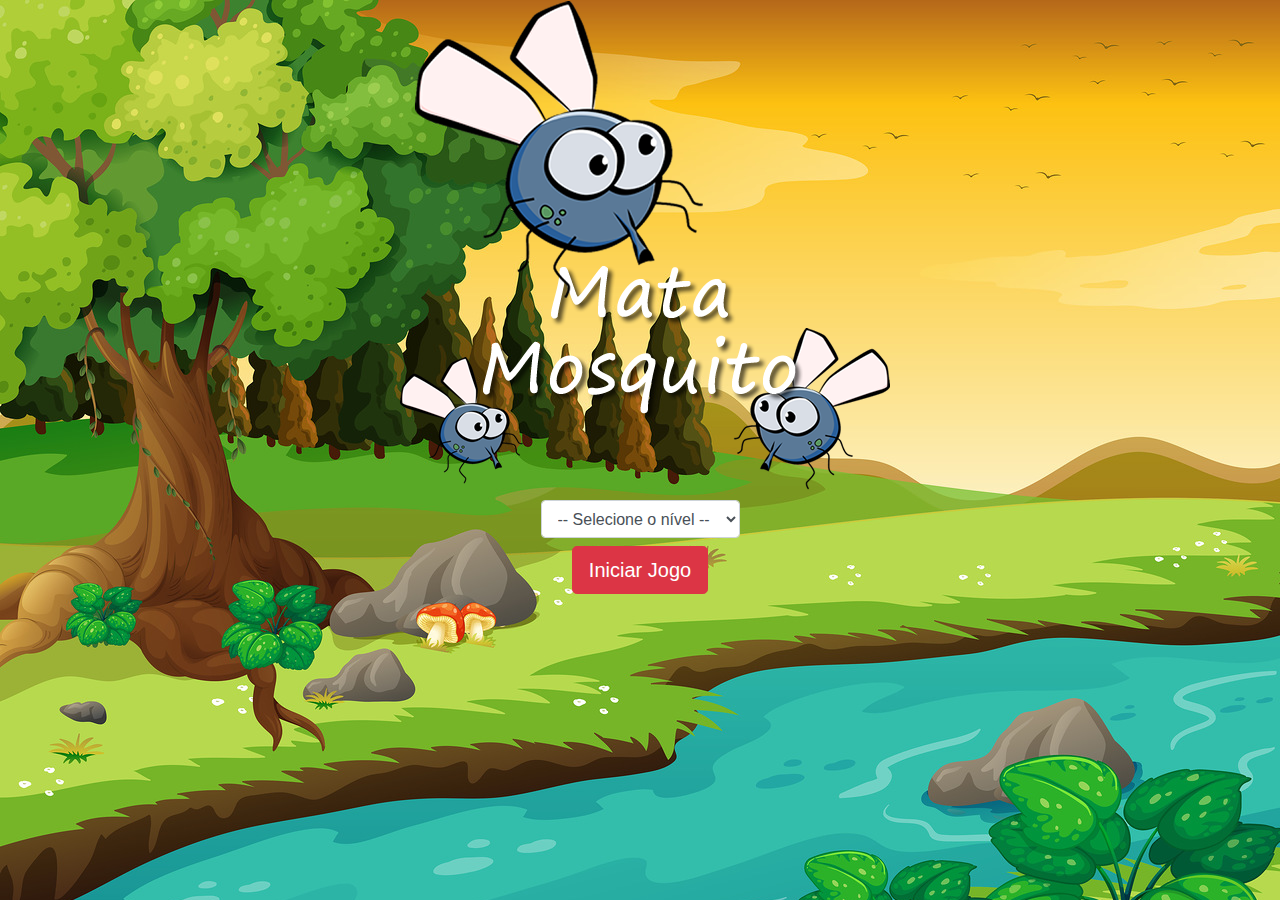
<file: index.html>
<!DOCTYPE html>
<html lang="en">

<head>
    <meta charset="UTF-8">
    <meta http-equiv="X-UA-Compatible" content="IE=edge">
    <meta name="viewport" content="width=device-width, initial-scale=1.0">
    <!-- Boostrap 4 -->
    <link rel="stylesheet" href="https://cdn.jsdelivr.net/npm/bootstrap@4.0.0/dist/css/bootstrap.min.css"
        integrity="sha384-Gn5384xqQ1aoWXA+058RXPxPg6fy4IWvTNh0E263XmFcJlSAwiGgFAW/dAiS6JXm" crossorigin="anonymous">
    <!-- CSS -->
    <link rel="stylesheet" href="css/style.css">
    <link rel="shortcut icon" href="imagens/mosquito.png">

    <script>
        function iniciarJogo() {

            let nivel = document.getElementById('nivel').value

            if(nivel === '') {
                alert('Selecione  um nível para iniciar o jogo')
                return false
            }

            window.location.href = "app.html?" + nivel
            
        }
    </script>

</head>

<body>

    <div class="container">
        <div class="row">
            <div class="col">
                <div class="d-flex justify-content-center">
                    <img src="imagens/game.png" />
                </div>
            </div>
        </div>

        <div class="row">
            <div class="col">
                <div class="d-flex justify-content-center">
                    <div class="mb-2">
                        <select class="form-control" id="nivel">
                            <option value="">-- Selecione o nível --</option>
                            <option value="normal">Normal</option>
                            <option value="dificil">Difícil</option>
                            <option value="hard">Hard</option>
                        </select>
                    </div>
                </div>
            </div>
        </div>

        <div class="row">
            <div class="col">
                <div class="d-flex justify-content-center">
                    <button type="button" class="btn btn-danger btn-lg" onclick="iniciarJogo()">Iniciar Jogo</button>
                </div>
            </div>
        </div>

</body>

</html>
</file>
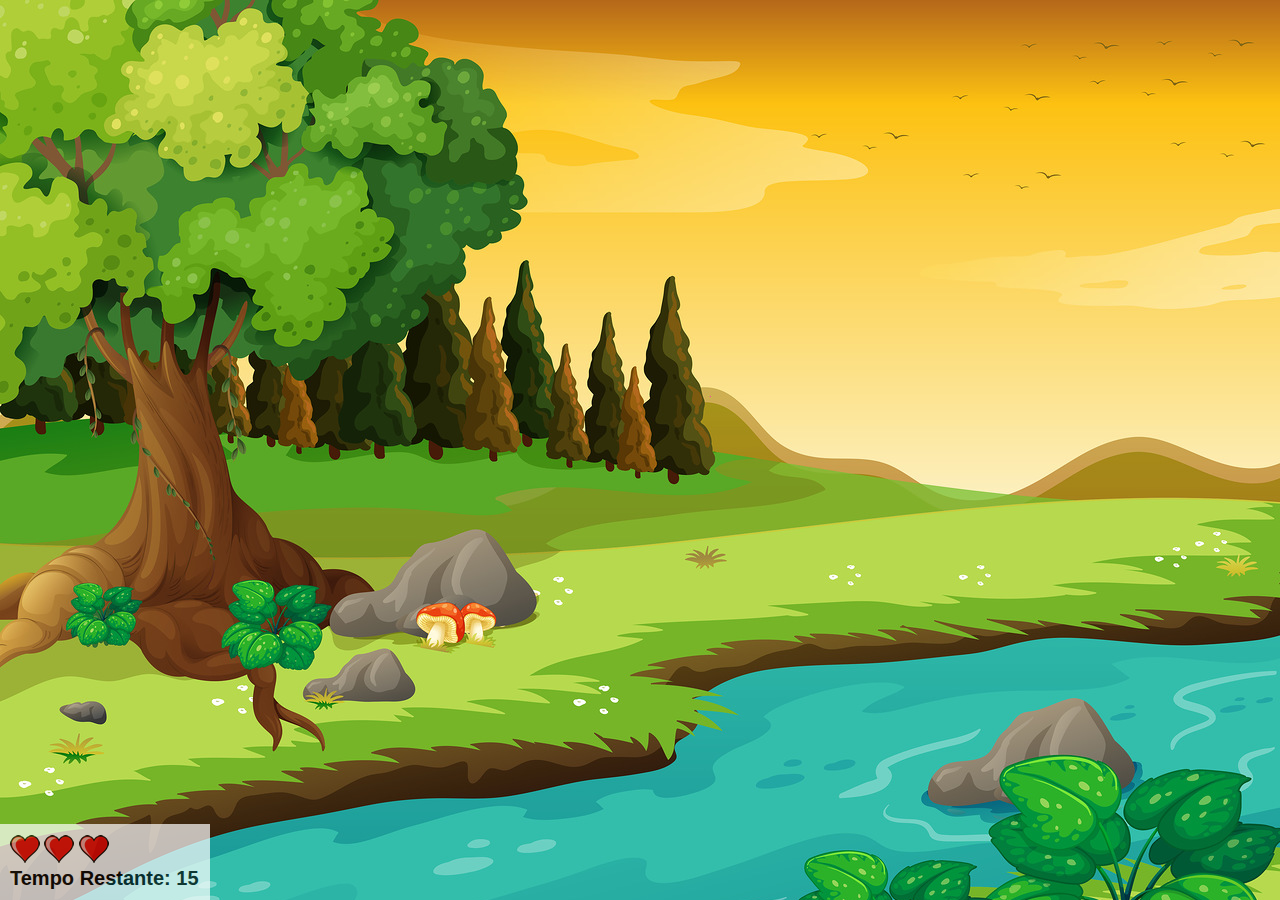
<file: app.html>
<!DOCTYPE html>
<html lang="en">
<head>
    <meta charset="UTF-8">
    <meta http-equiv="X-UA-Compatible" content="IE=edge">
    <meta name="viewport" content="width=device-width, initial-scale=1.0">
    <title>Game Mata Mosquito</title>
    <link rel="shortcut icon" href="imagens/mosquito.png">
    <link rel="stylesheet" href="css/style.css">
    <script src="js/jogo.js"></script>
</head>
<body onresize="ajustaTamanhoPalcoJogo()">
    
    <div class="painel">
        <div class="vidas">
            <img id="v1" src="imagens/coracao_cheio.png" alt="coracao_vazio">
            <img id="v2" src="imagens/coracao_cheio.png" alt="coracao_cheio">
            <img id="v3" src="imagens/coracao_cheio.png" alt="coracao_cheio">
        </div>

        <div class="cronometro"> Tempo Restante: <span id="cronometro"></span></div>
    </div>

    <script> 
        document.getElementById('cronometro').innerHTML = tempo        

        let criaMosquito = setInterval(function() {
            posicaoRandomica()
        }, criaMosquitoTempo)

    </script>
</body>
</html>
</file>
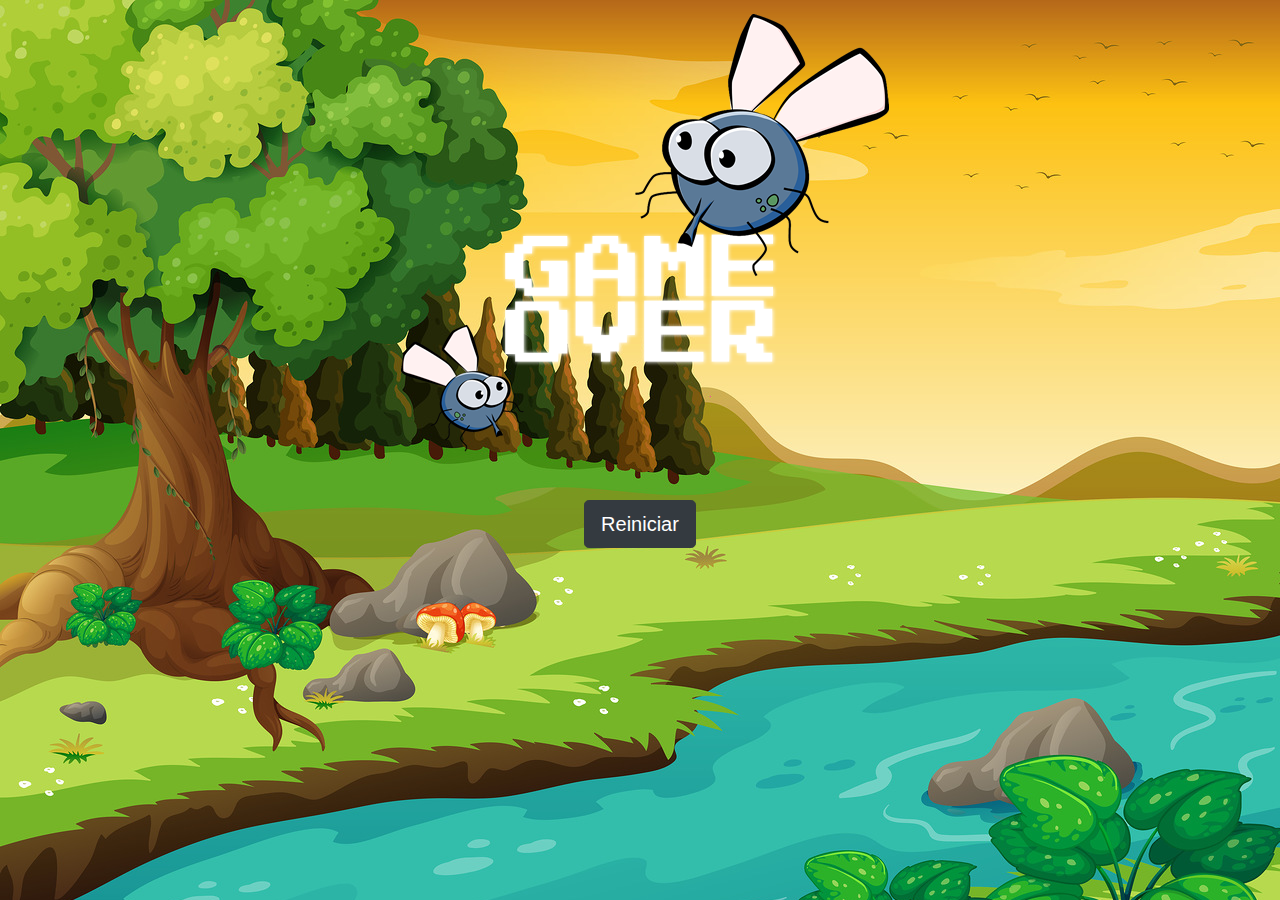
<file: fim_de_jogo.html>
<!DOCTYPE html>
<html lang="en">
<head>
    <meta charset="UTF-8">
    <meta http-equiv="X-UA-Compatible" content="IE=edge">
    <meta name="viewport" content="width=device-width, initial-scale=1.0">
    <!-- Boostrap 4 -->
    <link rel="stylesheet" href="https://cdn.jsdelivr.net/npm/bootstrap@4.0.0/dist/css/bootstrap.min.css"
        integrity="sha384-Gn5384xqQ1aoWXA+058RXPxPg6fy4IWvTNh0E263XmFcJlSAwiGgFAW/dAiS6JXm" crossorigin="anonymous">
    <!-- CSS -->
    <link rel="stylesheet" href="css/style.css">
    <link rel="shortcut icon" href="imagens/mosquito.png">
    <title>Fim de Jogo Mosquito</title>
    
</head>
<body>
    
    <div class="container">
        <div class="row">
            <div class="col">
                <div class="d-flex justify-content-center">
                    <img src="imagens/game_over.png" />
                </div>
            </div>
        </div>

        <div class="row">
            <div class="col">
                <div class="d-flex justify-content-center">
                    <button type="button" class="btn btn-dark btn-lg" onclick="window.location.href = 'index.html' ">Reiniciar</button>
                </div>
            </div>
        </div>

</body>
</html>
</file>
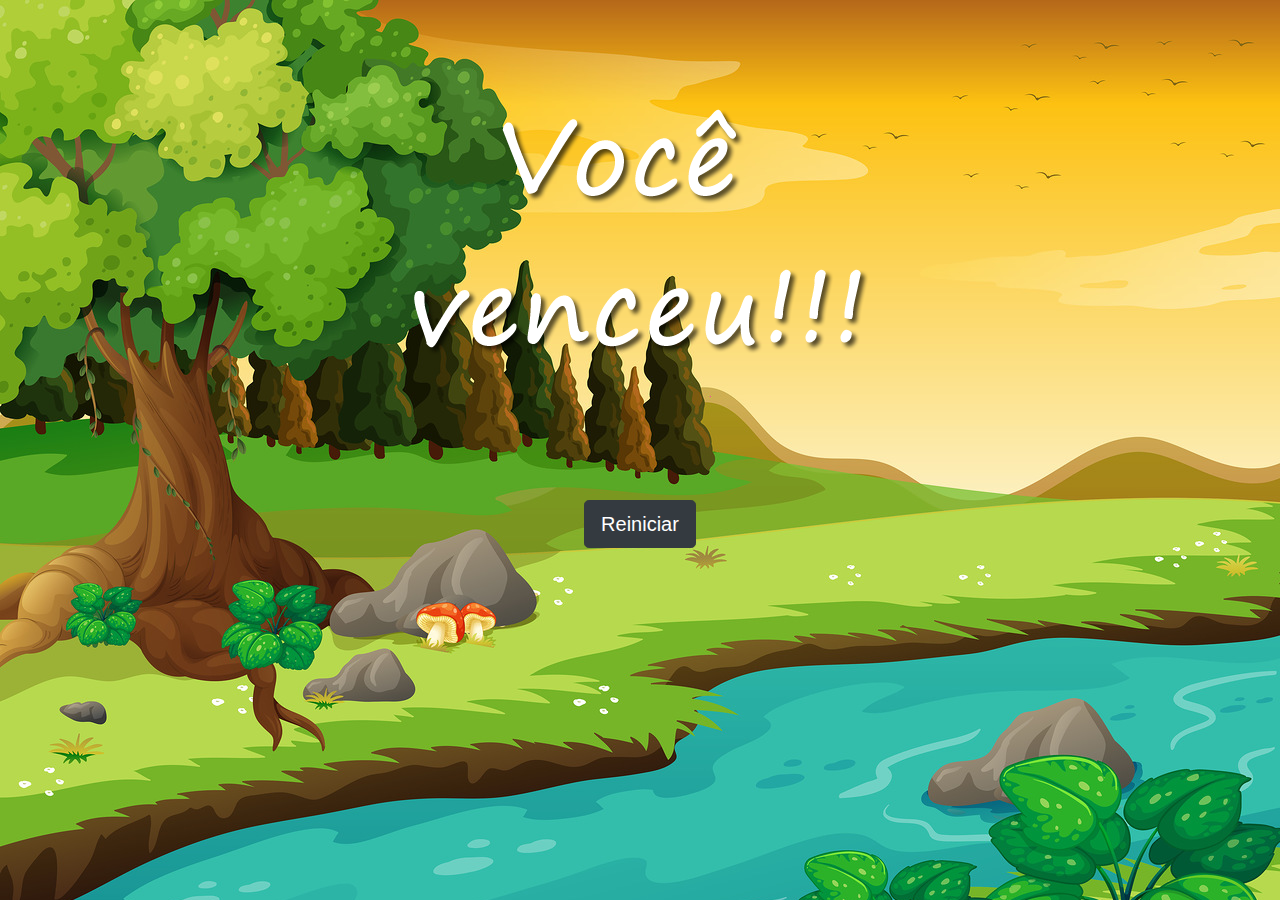
<file: vitoria.html>
<!DOCTYPE html>
<html lang="en">

<head>
    <meta charset="UTF-8">
    <meta http-equiv="X-UA-Compatible" content="IE=edge">
    <meta name="viewport" content="width=device-width, initial-scale=1.0">
    <!-- Boostrap 4 -->
    <link rel="stylesheet" href="https://cdn.jsdelivr.net/npm/bootstrap@4.0.0/dist/css/bootstrap.min.css"
        integrity="sha384-Gn5384xqQ1aoWXA+058RXPxPg6fy4IWvTNh0E263XmFcJlSAwiGgFAW/dAiS6JXm" crossorigin="anonymous">
    <!-- CSS -->
    <link rel="stylesheet" href="css/style.css">
    <link rel="shortcut icon" href="imagens/mosquito.png">
    <title>Fim de Jogo Mosquito</title>

</head>

<body>

    <div class="container">
        <div class="row">
            <div class="col">
                <div class="d-flex justify-content-center">
                    <img src="imagens/vitoria.png" />
                </div>
            </div>
        </div>

        <div class="row">
            <div class="col">
                <div class="d-flex justify-content-center">
                    <button type="button" class="btn btn-dark btn-lg"
                        onclick="window.location.href = 'index.html' ">Reiniciar</button>
                </div>
            </div>
        </div>

</body>

</html>
</file>
<file: css/style.css>
html {
    cursor: url(/imagens/mata_mosquito.png) 30 30, auto;
    font-family: 'Helvetica', sans-serif;
    box-sizing: border-box;
}

body {
    background-image: url(/imagens/bg.jpg);
    background-repeat: no-repeat;
    background-size: 100%;
}

.mosquito1 {
    width: 50px;
    height: 50px;
}


.mosquito2 {
    width: 70px;
    height: 70px;
}

.mosquito3 {
    width: 90px;
    height: 90px;
}

.ladoA {
    transform: scaleX(1);
}

.ladoB {
    transform: scaleX(-1);
}

.painel {
    position: absolute;
    width: 190px;
    padding: 10px;
    left: 0px;
    bottom: 0;
    border-top: solid 1px #fff;
    background-color: #fff;
    opacity: 0.7;
}

.vidas {
    float: left;
}


.cronometro {
    float: left;
    font-size: 20px;
    font-weight: bold;
}
</file>
